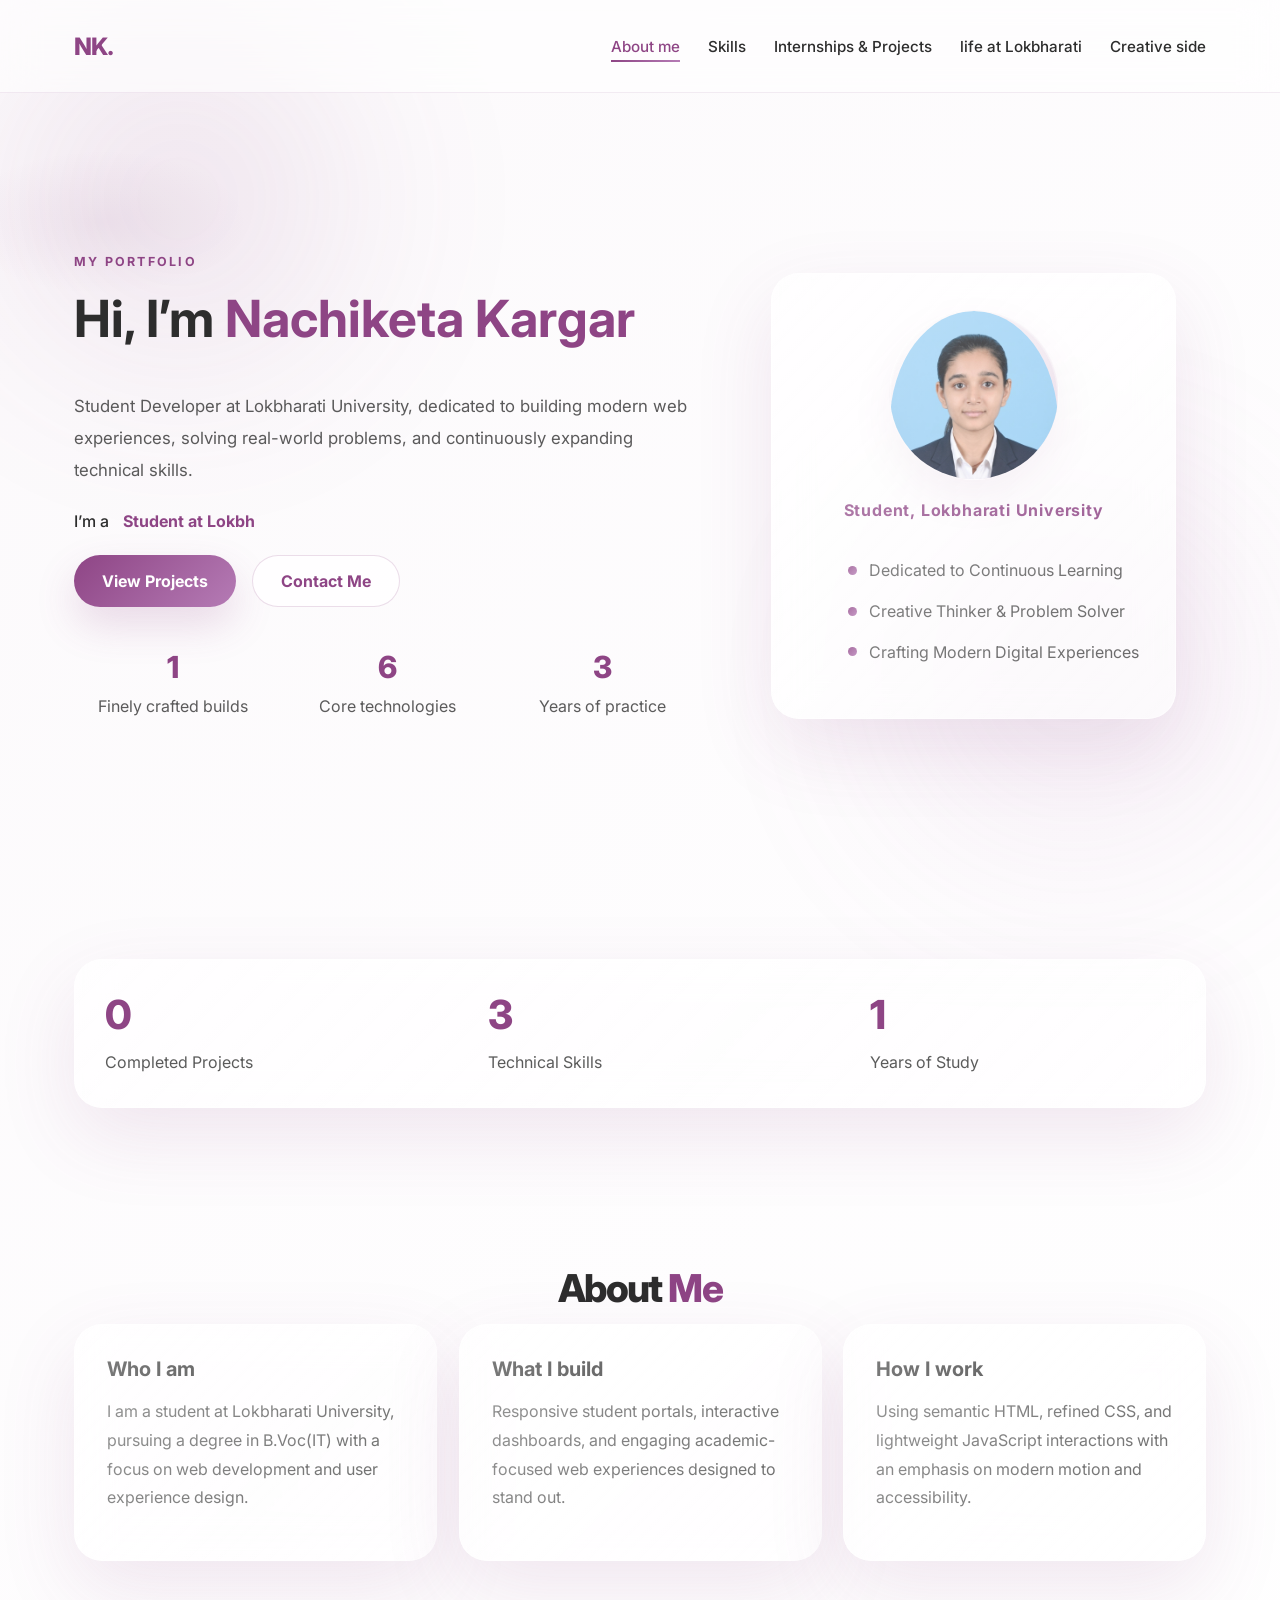
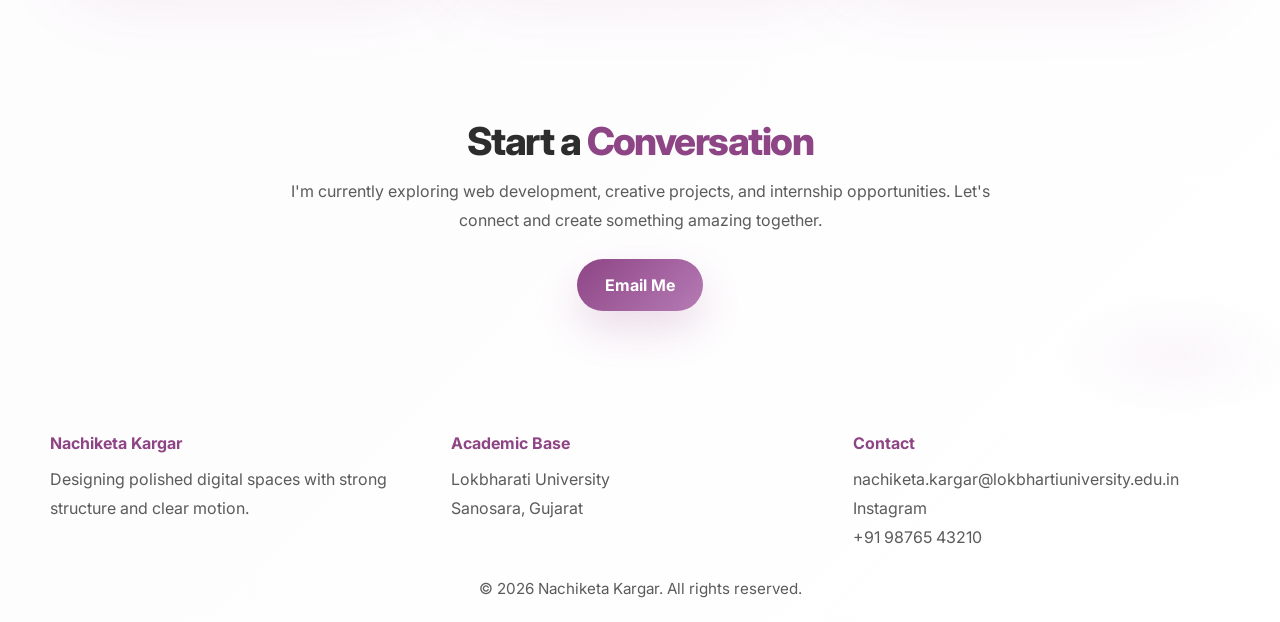
<file: index.html>
﻿<!DOCTYPE html>
<html lang="en">
<head>
    <meta charset="UTF-8">
    <meta name="viewport" content="width=device-width, initial-scale=1.0">
    <title>About | Nachiketa Kargar</title>
    <meta name="description" content="Premium about page for student portfolio of Nachiketa Kargar. Modern glassmorphism design and professional introduction.">
    <link rel="stylesheet" href="styles.css">
    <link rel="preconnect" href="https://fonts.googleapis.com">
    <link rel="preconnect" href="https://fonts.gstatic.com" crossorigin>
    <link href="https://fonts.googleapis.com/css2?family=Inter:wght@300;400;500;600;700;800&display=swap" rel="stylesheet">
</head>
<body>
    <div class="scroll-progress"></div>
    <div class="bg-shapes">
        <div class="shape shape-1"></div>
        <div class="shape shape-2"></div>
    </div>

    <nav class="navbar">
        <div class="nav-container">
            <a href="about.html" class="logo">NK.</a>
            <div class="hamburger">
                <span></span>
                <span></span>
                <span></span>
            </div>
            <ul class="nav-links">
                <li><a href="index.html" class="active">About me</a></li>
                <li><a href="skills.html">Skills</a></li>
                <li><a href="projects.html">Internships & Projects</a></li>
                <li><a href="university.html">life at Lokbharati</a></li>
                <li><a href="creative.html">Creative side</a></li>
            </ul>
        </div>
    </nav>

    <main>
        <section class="hero-layout reveal fade-left">
            <div class="hero-text">
                <span class="eyebrow">my Portfolio</span>
                <h1>Hi, I’m <span>Nachiketa Kargar</span></h1>
                <p class="hero-subtitle">Student Developer at Lokbharati University, dedicated to building modern web experiences, solving real-world problems, and continuously expanding technical skills.</p>
                <div class="hero-typing">I’m a <span class="typing-text"></span></div>
                <div class="hero-cta">
                    <a href="projects.html" class="btn btn-primary">View Projects</a>
                    <a href="#contact" class="btn btn-secondary">Contact Me</a>
                </div>
                <div class="hero-stats">
                    <div class="hero-stat">
                        <span>1</span>
                        <span>Finely crafted builds</span>
                    </div>
                    <div class="hero-stat">
                        <span>6</span>
                        <span>Core technologies</span>
                    </div>
                    <div class="hero-stat">
                        <span>3</span>
                        <span>Years of practice</span>
                    </div>
                </div>
            </div>
            <div class="hero-image-container reveal zoom-in">
                <div class="glass-card profile-card tilt-card">
                    <div class="profile-photo">
                        <img src="image/me.jpeg" alt="Nachiketa Kargar">
                    </div>
                    <div class="profile-meta">Student, Lokbharati University</div>
                    <ul class="profile-highlights">
                        <li>Dedicated to Continuous Learning</li>
                        <li>Creative Thinker & Problem Solver</li>
                        <li>Crafting Modern Digital Experiences</li>
                    </ul>
                </div>
            </div>
        </section>

        <section class="section-block reveal">
            <div class="glass-card stats-grid">
                <div class="stat-item card-content">
                    <span class="stat-number counter-trigger" data-target="1">0</span>
                    <span class="stat-label">Completed Projects</span>
                </div>
                <div class="stat-item card-content">
                    <span class="stat-number counter-trigger" data-target="6">0</span>
                    <span class="stat-label">Technical Skills</span>
                </div>
                <div class="stat-item card-content">
                    <span class="stat-number counter-trigger" data-target="3">0</span>
                    <span class="stat-label">Years of Study</span>
                </div>
            </div>
        </section>

        <section class="section-block reveal">
            <h2 class="section-title">About <span>Me</span></h2>
            <div class="info-grid">
                <article class="glass-card info-card tilt-card">
                    <h3>Who I am</h3>
                    <p>I am a student at Lokbharati University, pursuing a degree in B.Voc(IT) with a focus on web development and user experience design.</p>
                </article>
                <article class="glass-card info-card tilt-card">
                    <h3>What I build</h3>
                    <p>Responsive student portals, interactive dashboards, and engaging academic-focused web experiences designed to stand out.</p>
                </article>
                <article class="glass-card info-card tilt-card">
                    <h3>How I work</h3>
                    <p>Using semantic HTML, refined CSS, and lightweight JavaScript interactions with an emphasis on modern motion and accessibility.</p>
                </article>
            </div>
        </section>

        <section id="contact" class="section-block reveal contact-section">
            <h2 class="section-title">Start a <span>Conversation</span></h2>
            <p>I'm currently exploring web development, creative projects, and internship opportunities. Let's connect and create something amazing together.</p>
            <a href="mailto:nachiketa.kargar@lokbhartiuniversity.edu.in" class="btn btn-primary">Email Me</a>
        </section>
    </main>

    <footer class="footer">
        <div class="footer-container">
            <div class="footer-block">
                <h4>Nachiketa Kargar</h4>
                <p>Designing polished digital spaces with strong structure and clear motion.</p>
            </div>
            <div class="footer-block">
                <h4>Academic Base</h4>
                <p>Lokbharati University</p>
                <p>Sanosara, Gujarat</p>
            </div>
            <div class="footer-block">
                <h4>Contact</h4>
                <a href="mailto:nachiketa.kargar@lokbhartiuniversity.edu.in">nachiketa.kargar@lokbhartiuniversity.edu.in</a>
                <a href="https://www.instagram.com/nachu6563/" target="_blank">Instagram</a>
                <p>+91 98765 43210</p>
            </div>
        </div>
        <div class="footer-bottom">&copy; 2026 Nachiketa Kargar. All rights reserved.</div>
    </footer>

    <script src="script.js"></script>
</body>
</html>
</file>
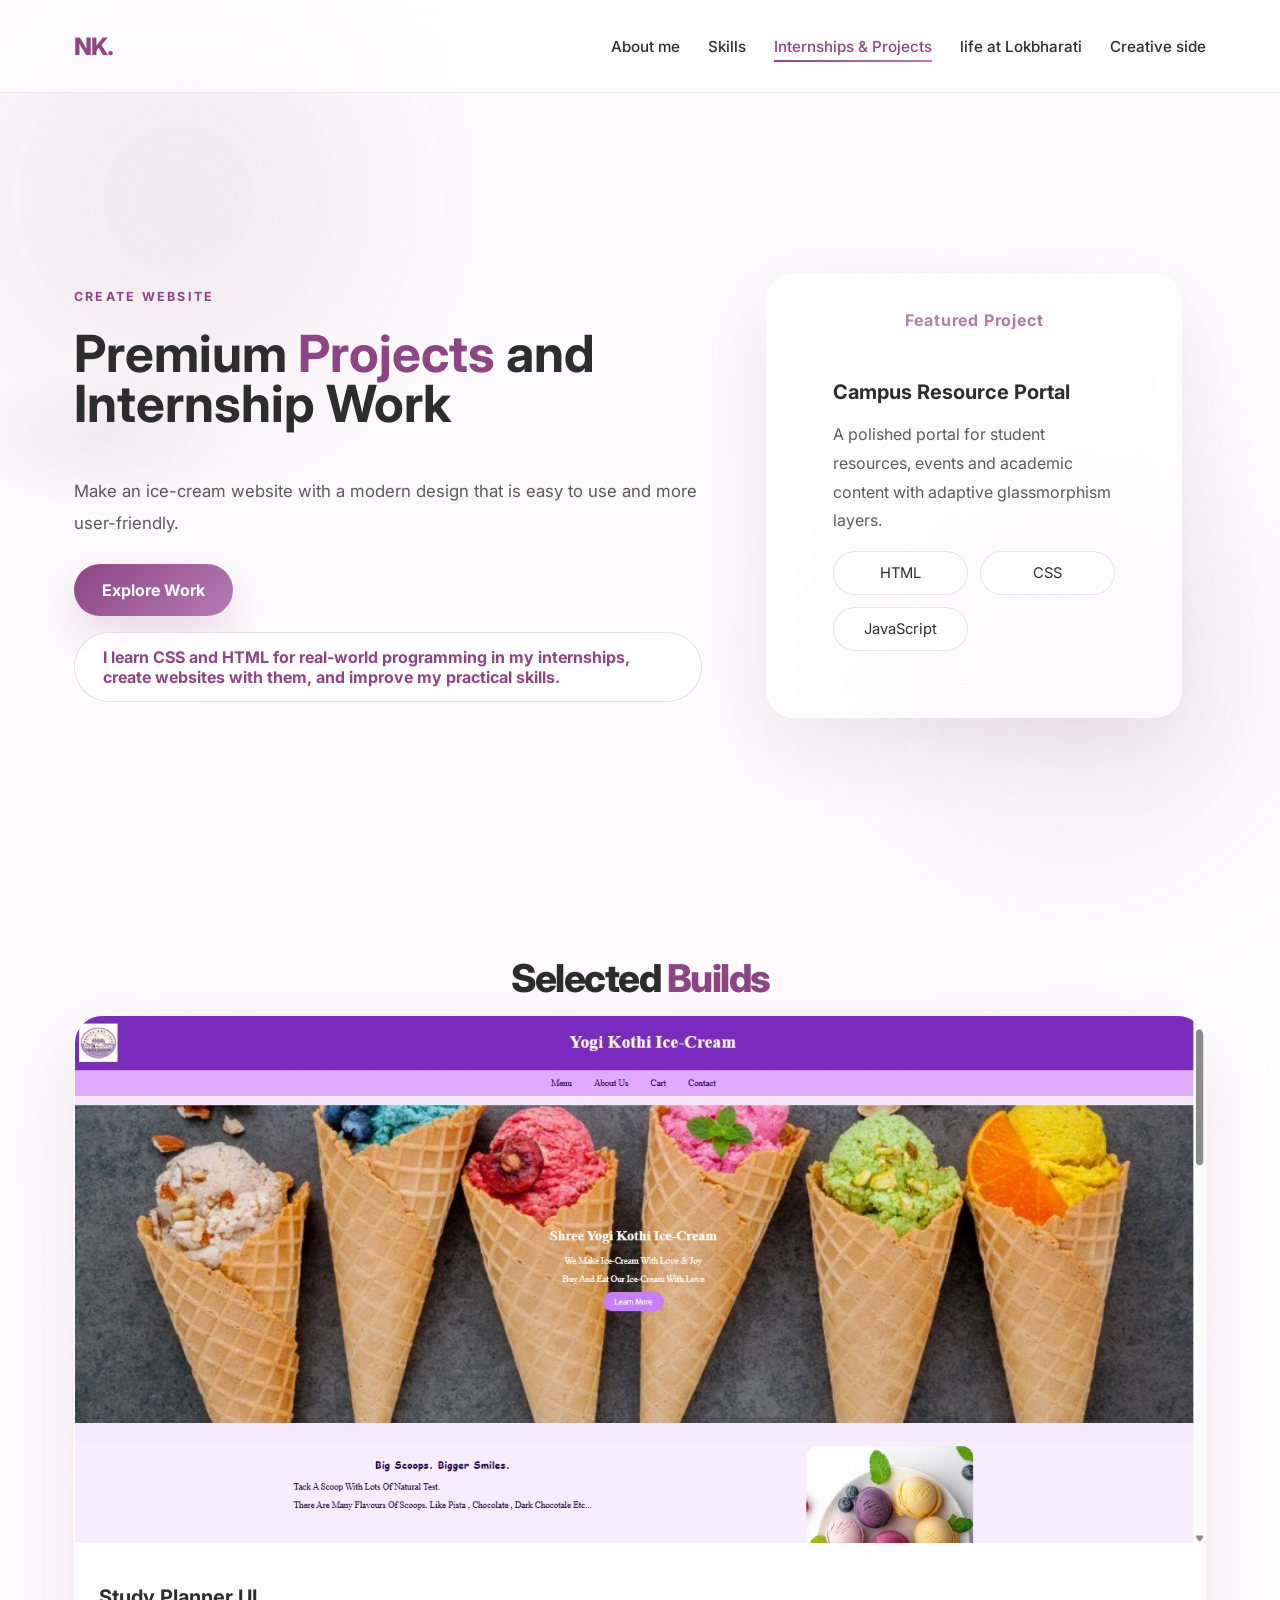
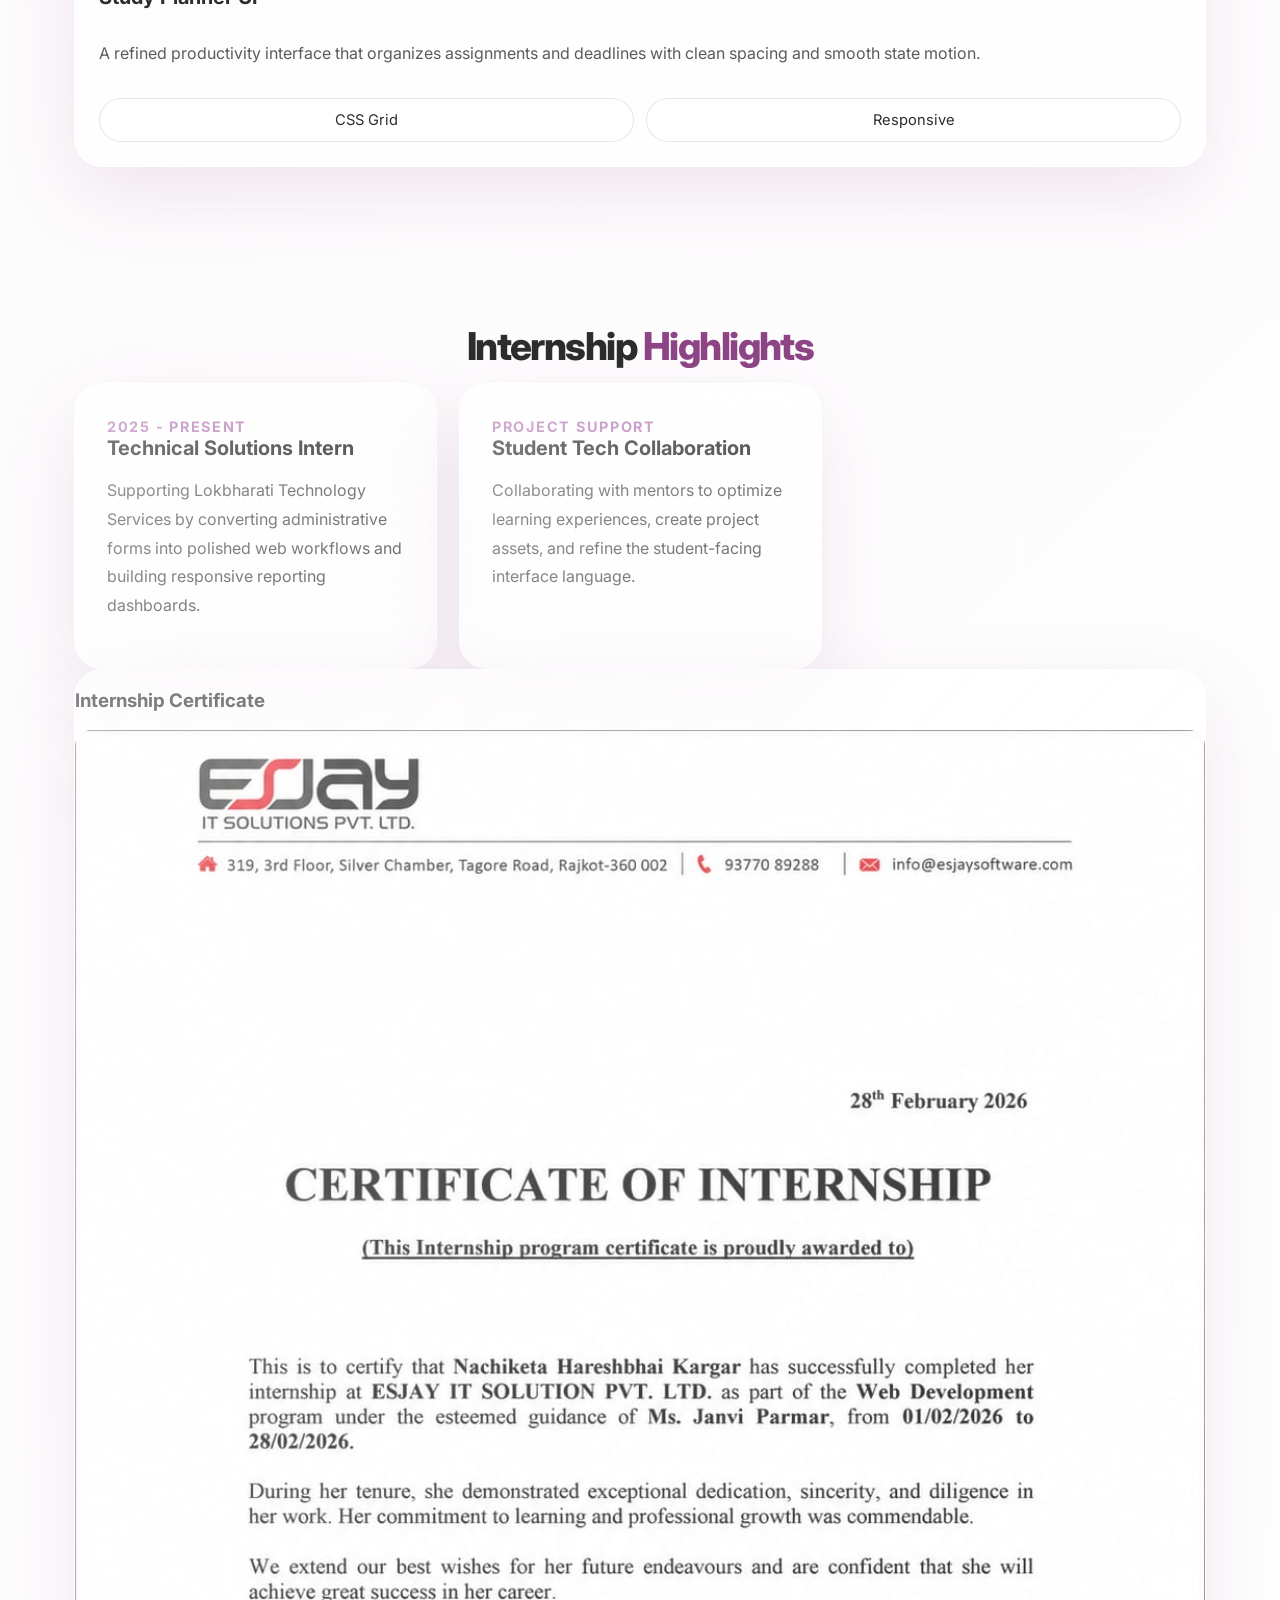
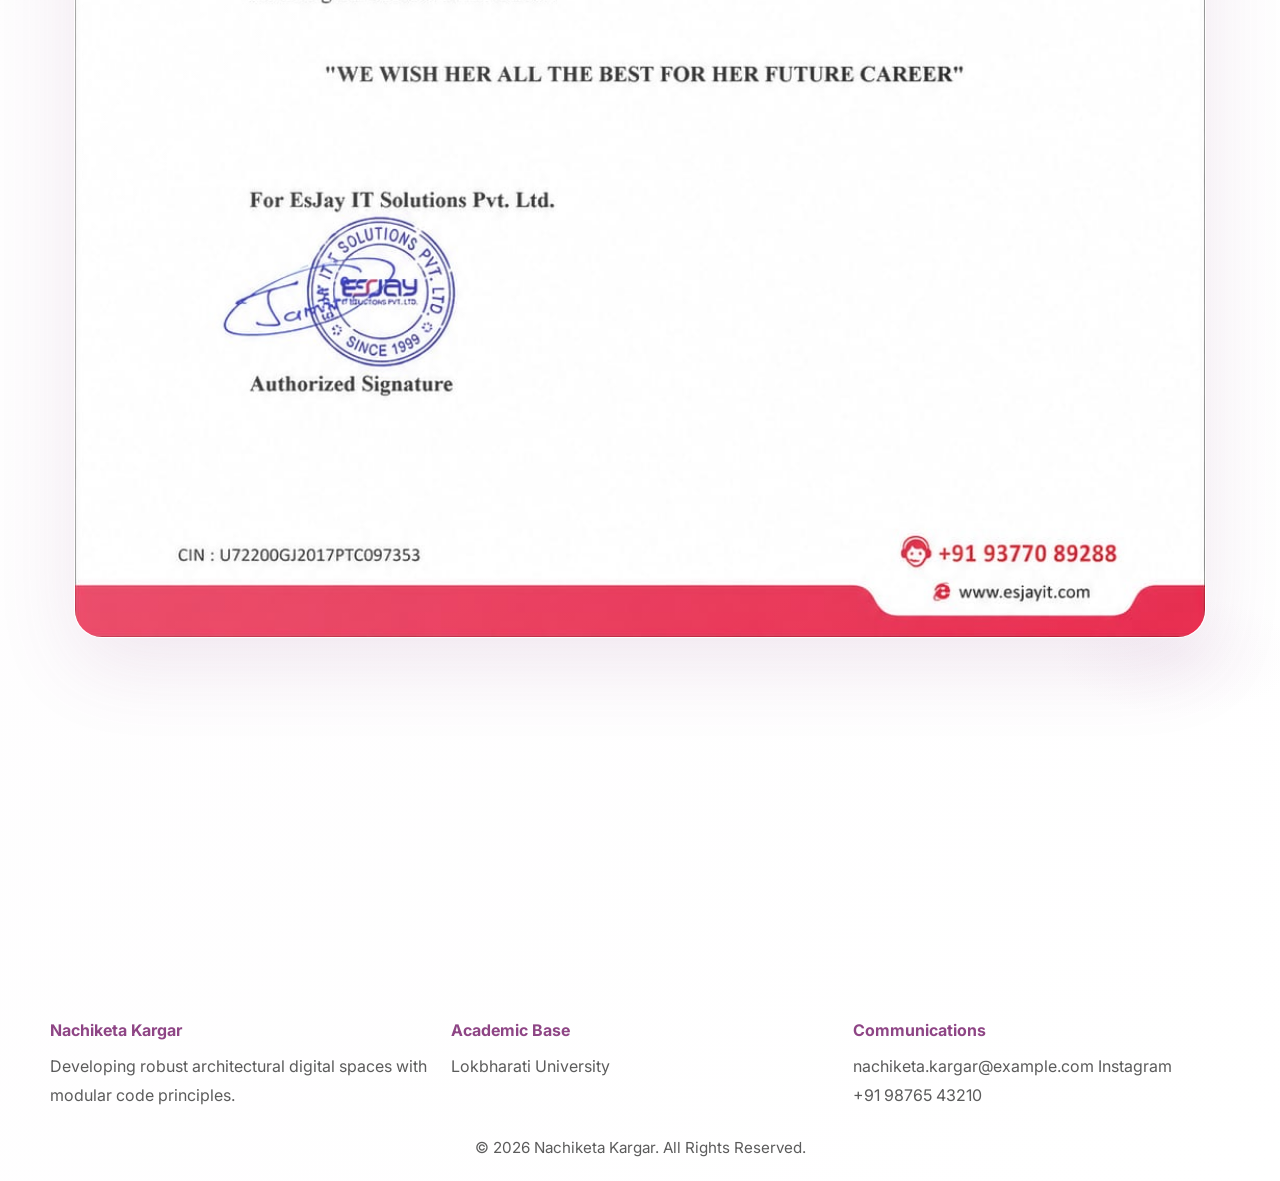
<file: projects.html>
﻿<!DOCTYPE html>
<html lang="en">
<head>
    <meta charset="UTF-8">
    <meta name="viewport" content="width=device-width, initial-scale=1.0">
    <title>Projects & Internships | Nachiketa Kargar</title>
    <meta name="description" content="Professional project showcase and internship experiences for student portfolio by Nachiketa Kargar.">
    <link rel="stylesheet" href="styles.css">
    <link rel="preconnect" href="https://fonts.googleapis.com">
    <link rel="preconnect" href="https://fonts.gstatic.com" crossorigin>
    <link href="https://fonts.googleapis.com/css2?family=Inter:wght@300;400;500;600;700;800&display=swap" rel="stylesheet">
</head>
<body>
    <div class="scroll-progress"></div>
    <div class="bg-shapes">
        <div class="shape shape-1"></div>
        <div class="shape shape-2"></div>
    </div>

    <nav class="navbar">
        <div class="nav-container">
            <a href="about.html" class="logo">NK.</a>
            <div class="hamburger">
                <span></span>
                <span></span>
                <span></span>
            </div>
            <ul class="nav-links">
                <li><a href="index.html">About me</a></li>
                <li><a href="skills.html">Skills</a></li>
                <li><a href="projects.html" class="active"> Internships & Projects</a></li>
                <li><a href="university.html">life at Lokbharati</a></li>
                <li><a href="creative.html">Creative side</a></li>
            </ul>
        </div>
    </nav>

    <main>
        <section class="hero-layout reveal fade-left">
            <div class="hero-text">
                <span class="eyebrow">Create Website</span>
                <h1>Premium <span>Projects</span> and Internship Work</h1>
                <p class="hero-subtitle">Make an ice-cream website with a modern design that is easy to use and more user-friendly.</p>

                <div class="hero-cta">
                    <a href="#projects" class="btn btn-primary">Explore Work</a>
                    <a href="#internships" class="btn btn-secondary">I learn CSS and HTML for real-world programming in my internships, create websites with them, and improve my practical skills.</a>
                </div>
            </div>
            <div class="hero-image-container reveal zoom-in">
                <div class="glass-card tilt-card profile-card">
                    <div class="profile-meta" style="text-align:center;">Featured Project</div>
                    <div class="card-content">
                        <h3 class="project-name">Campus Resource Portal</h3>
                        <p class="project-description">A polished portal for student resources, events and academic content with adaptive glassmorphism layers.</p>
                        <div class="project-tags">
                            <span class="tech-chip">HTML</span>
                            <span class="tech-chip">CSS</span>
                            <span class="tech-chip">JavaScript</span>
                        </div>
                    </div>
                </div>
            </div>
        </section>

        <section id="projects" class="section-block reveal">
            <h2 class="section-title">Selected <span>Builds</span></h2>
            <div class="project-grid">
                <article class="glass-card project-card tilt-card">
                    <div class="project-visual">
                        <img src="image/myproject.jpeg" alt="Study Planner UI Project">
                    </div>
                    <div class="card-content">
                        <h3 class="project-name">Study Planner UI</h3>
                        <p class="project-description">A refined productivity interface that organizes assignments and deadlines with clean spacing and smooth state motion.</p>
                        <div class="project-tags">
                            <span class="tech-chip">CSS Grid</span>
                            <span class="tech-chip">Responsive</span>
                        </div>
                    </div>
                </article>
               <!-- <article class="glass-card project-card tilt-card">
                    <div class="project-visual"></div>
                    <div class="card-content">
                        <h3 class="project-name">Analytics Dashboard</h3>
                        <p class="project-description">A modern dashboard built for campus metrics, featuring animated counters and professional information hierarchy.</p>
                        <div class="project-tags">
                            <span class="tech-chip">JavaScript</span>
                            <span class="tech-chip">UI/UX</span>
                        </div>
                    </div>
                </article>-->
               <!-- <article class="glass-card project-card tilt-card">
                    <div class="project-visual"></div>
                    <div class="card-content">
                        <h3 class="project-name">Placement Prep Kit</h3>
                        <p class="project-description">An interactive student toolkit for interview preparation, concept review and portfolio readiness.</p>
                        <div class="project-tags">
                            <span class="tech-chip">Micro UX</span>
                            <span class="tech-chip">Accessible</span>
                        </div>
                    </div>
                </article>-->
            </div>
        </section>

        <section id="internships" class="section-block reveal">
            <h2 class="section-title">Internship <span>Highlights</span></h2>
            <div class="info-grid">
                <div class="glass-card info-card tilt-card">
                    <span class="timeline-year">2025 - Present</span>
                    <h3>Technical Solutions Intern</h3>
                    <p>Supporting Lokbharati Technology Services by converting administrative forms into polished web workflows and building responsive reporting dashboards.</p>
                </div>
                <div class="glass-card info-card tilt-card">
                    <span class="timeline-year">Project Support</span>
                    <h3>Student Tech Collaboration</h3>
                    <p>Collaborating with mentors to optimize learning experiences, create project assets, and refine the student-facing interface language.</p>
                </div>
            </div>
            <div class="certificate-card glass-card tilt-card">
                <h3>Internship Certificate</h3>
                <img src="image/certificate.jpeg" alt="Internship Certificate" style="width:100%; height:auto; border-radius: 16px; object-fit: cover;" />
            </div>
        </section>

        <section class="section-block reveal">
            <h2 class="section-title">Technology <span>Stack</span></h2>
            <div class="stack-grid">
                <span class="tech-chip">HTML5</span>
                <span class="tech-chip">CSS3</span>
                <span class="tech-chip">JavaScript</span>
                <span class="tech-chip">Python</span>
                <span class="tech-chip">C++</span>
                <span class="tech-chip">DBMS</span>
            </div>
        </section>
    </main>

    <footer class="footer">
        <div class="footer-container">
            <div class="footer-block">
                <h4>Nachiketa Kargar</h4>
                <p>Developing robust architectural digital spaces with modular code principles.</p>
            </div>
            <div class="footer-block">
                <h4>Academic Base</h4>
                <p>Lokbharati University</p>
            </div>
            <div class="footer-block">
                <h4>Communications</h4>
                <a href="mailto:nachiketa.kargar@example.com">nachiketa.kargar@example.com</a>
                <a href="https://www.instagram.com/nachu6563/" target="_blank">Instagram</a>
                <p>+91 98765 43210</p>
            </div>
        </div>
        <div class="footer-bottom">&copy; 2026 Nachiketa Kargar. All Rights Reserved.</div>
    </footer>

    <script src="script.js"></script>
</body>
</html>
</file>
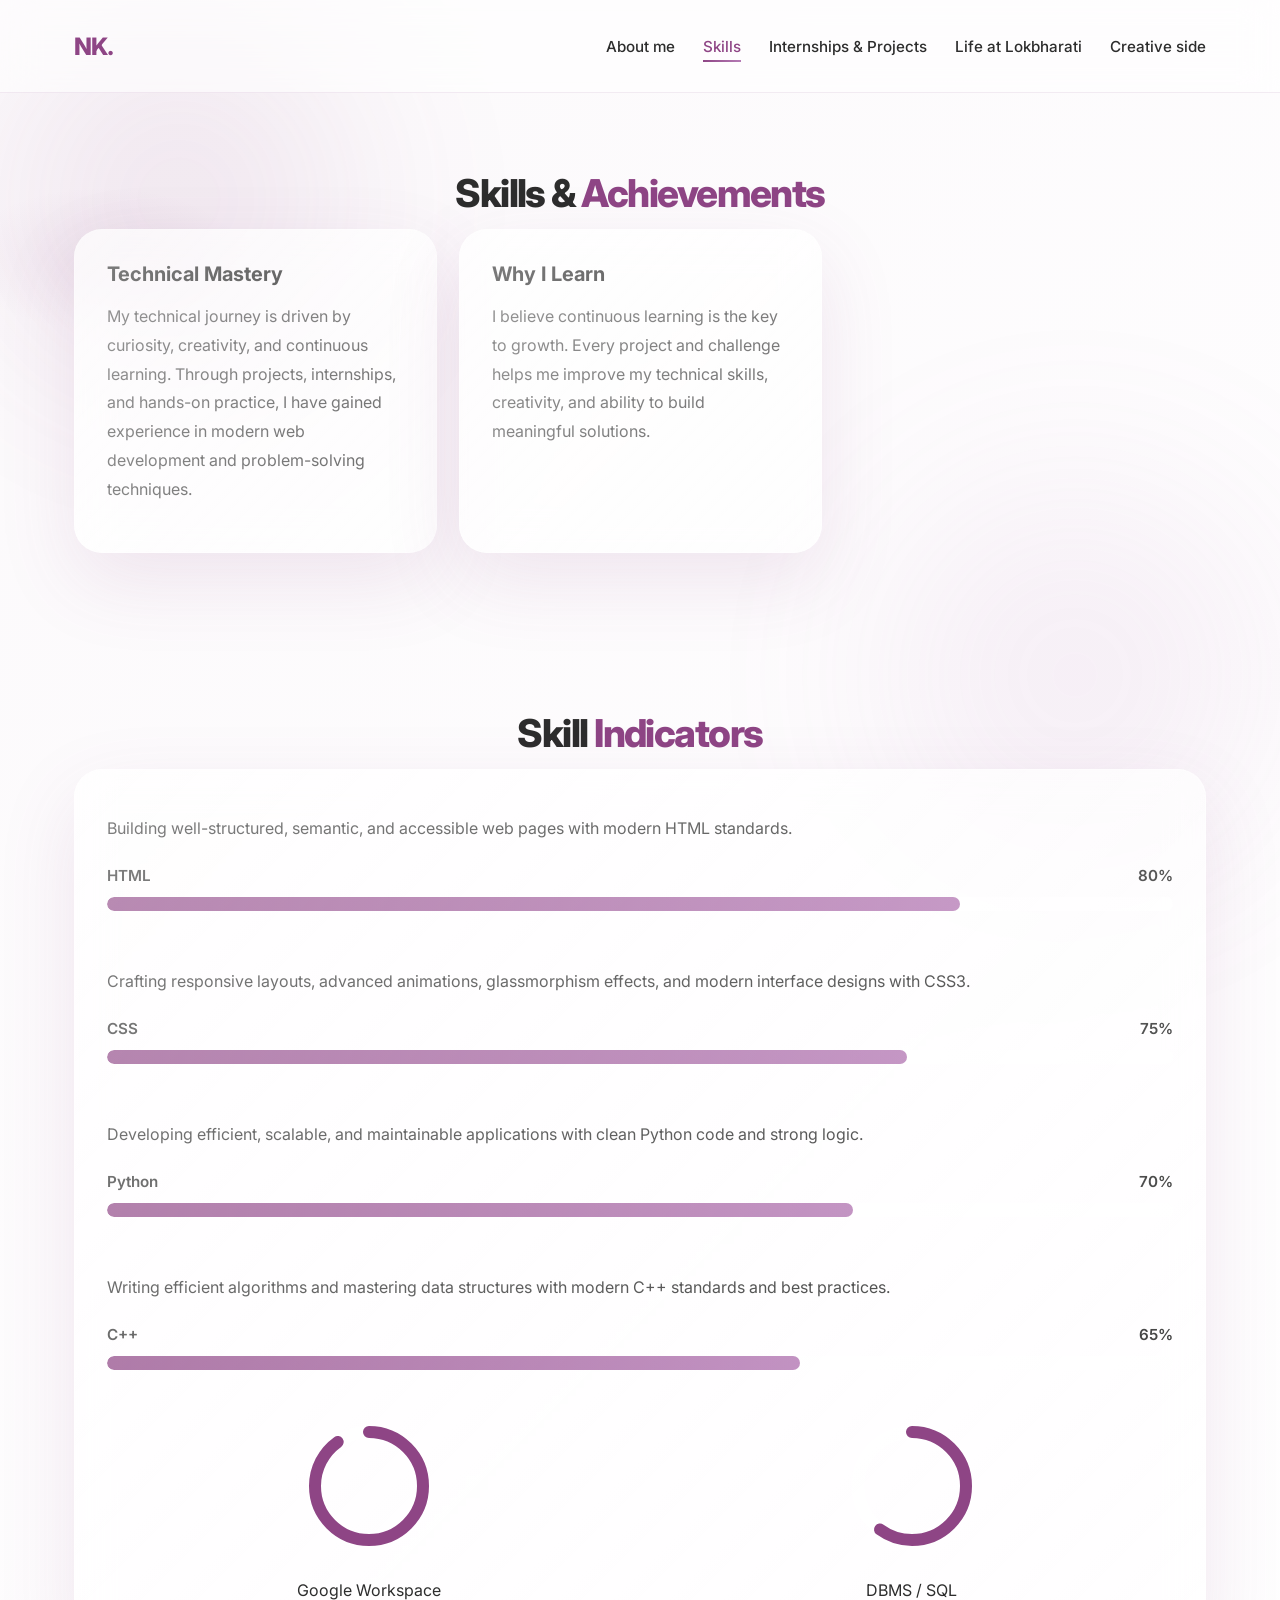
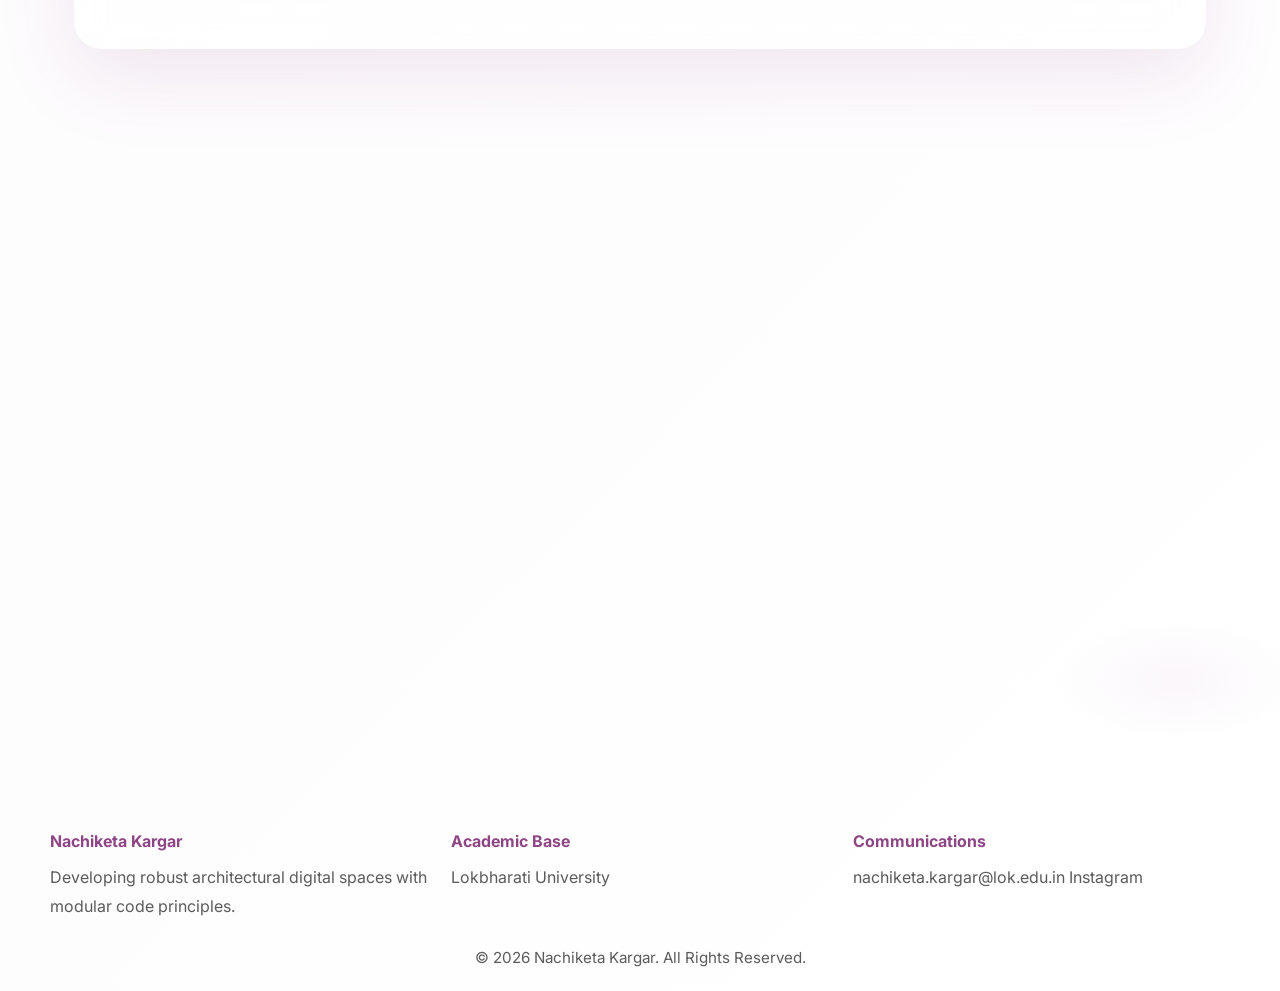
<file: skills.html>
﻿<!DOCTYPE html>
<html lang="en">
<head>
    <meta charset="UTF-8">
    <meta name="viewport" content="width=device-width, initial-scale=1.0">
    <title>Skills & Achievements | Nachiketa Kargar</title>
    <meta name="description" content="Skills and achievement showcase for Nachiketa Kargar, including animated progress bars and circular skill indicators.">
    <link rel="stylesheet" href="styles.css">
    <link rel="preconnect" href="https://fonts.googleapis.com">
    <link rel="preconnect" href="https://fonts.gstatic.com" crossorigin>
    <link href="https://fonts.googleapis.com/css2?family=Inter:wght@300;400;500;600;700;800&display=swap" rel="stylesheet">
</head>
<body>
    <div class="scroll-progress"></div>
    <div class="bg-shapes">
        <div class="shape shape-1"></div>
        <div class="shape shape-2"></div>
    </div>

    <nav class="navbar">
        <div class="nav-container">
            <a href="about.html" class="logo">NK.</a>
            <div class="hamburger">
                <span></span>
                <span></span>
                <span></span>
            </div>
            <ul class="nav-links">
                <li><a href="index.html">About me</a></li>
                <li><a href="skills.html" class="active">Skills</a></li>
                <li><a href="projects.html">Internships & Projects</a></li>
                <li><a href="university.html">Life at Lokbharati</a></li>
                <li><a href="creative.html">Creative side</a></li>
            </ul>
        </div>
    </nav>

    <main>
        <section class="section-block reveal">
            <h2 class="section-title">Skills & <span>Achievements</span></h2>
            <div class="info-grid">
                <div class="glass-card info-card tilt-card">
                    <h3>Technical Mastery</h3>
                    <p>My technical journey is driven by curiosity, creativity, and continuous learning. Through projects, internships, and hands-on practice, I have gained experience in modern web development and problem-solving techniques.</p>
                </div>
                <div class="glass-card info-card tilt-card">
                    <h3>Why I Learn</h3>
                    <p>I believe continuous learning is the key to growth. Every project and challenge helps me improve my technical skills, creativity, and ability to build meaningful solutions.</p>
                </div>
            </div>
        </section>

        <section class="section-block reveal">
            <h2 class="section-title">Skill <span>Indicators</span></h2>
            <div class="glass-card" style="padding:32px;">
                <div style="display: grid; gap: 24px;">
                    <div class="skill-bar-wrapper">
                        <p>Building well-structured, semantic, and accessible web pages with modern HTML standards.</p>
                        <div class="skill-info"><span>HTML</span><span>80%</span></div>
                        <div class="skill-progress-bg"><div class="skill-progress-fill" data-percentage="80"></div></div>
                    </div>
                    <div class="skill-bar-wrapper">
                        <p>Crafting responsive layouts, advanced animations, glassmorphism effects, and modern interface designs with CSS3.</p>
                        <div class="skill-info"><span>CSS</span><span>75%</span></div>
                        <div class="skill-progress-bg"><div class="skill-progress-fill" data-percentage="75"></div></div>
                    </div>
                    <div class="skill-bar-wrapper">
                        <p>Developing efficient, scalable, and maintainable applications with clean Python code and strong logic.</p>
                        <div class="skill-info"><span>Python</span><span>70%</span></div>
                        <div class="skill-progress-bg"><div class="skill-progress-fill" data-percentage="70"></div></div>
                    </div>
                    <div class="skill-bar-wrapper">
                        <p>Writing efficient algorithms and mastering data structures with modern C++ standards and best practices.</p>
                        <div class="skill-info"><span>C++</span><span>65%</span></div>
                        <div class="skill-progress-bg"><div class="skill-progress-fill" data-percentage="65"></div></div>
                    </div>
                    <div style="display: grid; grid-template-columns: repeat(auto-fit, minmax(150px, 1fr)); gap: 20px; margin-top: 12px;">
                        <div class="circle-skill tilt-card">
                            <svg class="circle-svg">
                                <circle class="circle-bg" cx="60" cy="60" r="54"></circle>
                                <circle class="circle-fill" cx="60" cy="60" r="54" data-percentage="90"></circle>
                                <text class="circle-text" x="50%" y="55%" text-anchor="middle">90%</text>
                            </svg>
                            <p>Google Workspace</p>
                        </div>
                        <div class="circle-skill tilt-card">
                            <svg class="circle-svg">
                                <circle class="circle-bg" cx="60" cy="60" r="54"></circle>
                                <circle class="circle-fill" cx="60" cy="60" r="54" data-percentage="60"></circle>
                                <text class="circle-text" x="50%" y="55%" text-anchor="middle">60%</text>
                            </svg>
                            <p>DBMS / SQL</p>
                        </div>
                    </div>
                </div>
            </div>
        </section>

        <section class="section-block reveal">
            <h2 class="section-title">Achievement <span>Cards</span></h2>
            <div class="achievement-grid">
                <article class="glass-card achievement-card tilt-card">
                    <h3>Internship Experience</h3>
                    <p>Practical industry exposure: applied web development skills in real-world internship projects.</p>
                </article>
                <article class="glass-card achievement-card tilt-card">
                    <h3>Creative Skills</h3>
                    <p>Creative design enthusiast combining design principles with coding to create engaging user experiences.</p>
                </article>
            </div>
        </section>

        <section class="section-block reveal">
            <h2 class="section-title">Currently <span>Learning</span></h2>
            <div class="currently-learning">
                <span>software engineering principles</span>
                <span>Object-oriented programming using C++</span>
                <span>Full-Stack Web Architectures</span>
                <span>Performance-focused architecture</span>
            </div>
        </section>
    </main>

    <footer class="footer">
        <div class="footer-container">
            <div class="footer-block">
                <h4>Nachiketa Kargar</h4>
                <p>Developing robust architectural digital spaces with modular code principles.</p>
            </div>
            <div class="footer-block">
                <h4>Academic Base</h4>
                <p>Lokbharati University</p>
            </div>
            <div class="footer-block">
                <h4>Communications</h4>
                <a href="mailto:nachiketa.kargar@lok.edu.in">nachiketa.kargar@lok.edu.in</a>
                <a href="https://www.instagram.com/nachu6563/" target="_blank">Instagram</a>
            </div>
        </div>
        <div class="footer-bottom">&copy; 2026 Nachiketa Kargar. All Rights Reserved.</div>
    </footer>

    <script src="script.js"></script>
</body>
</html>
</file>
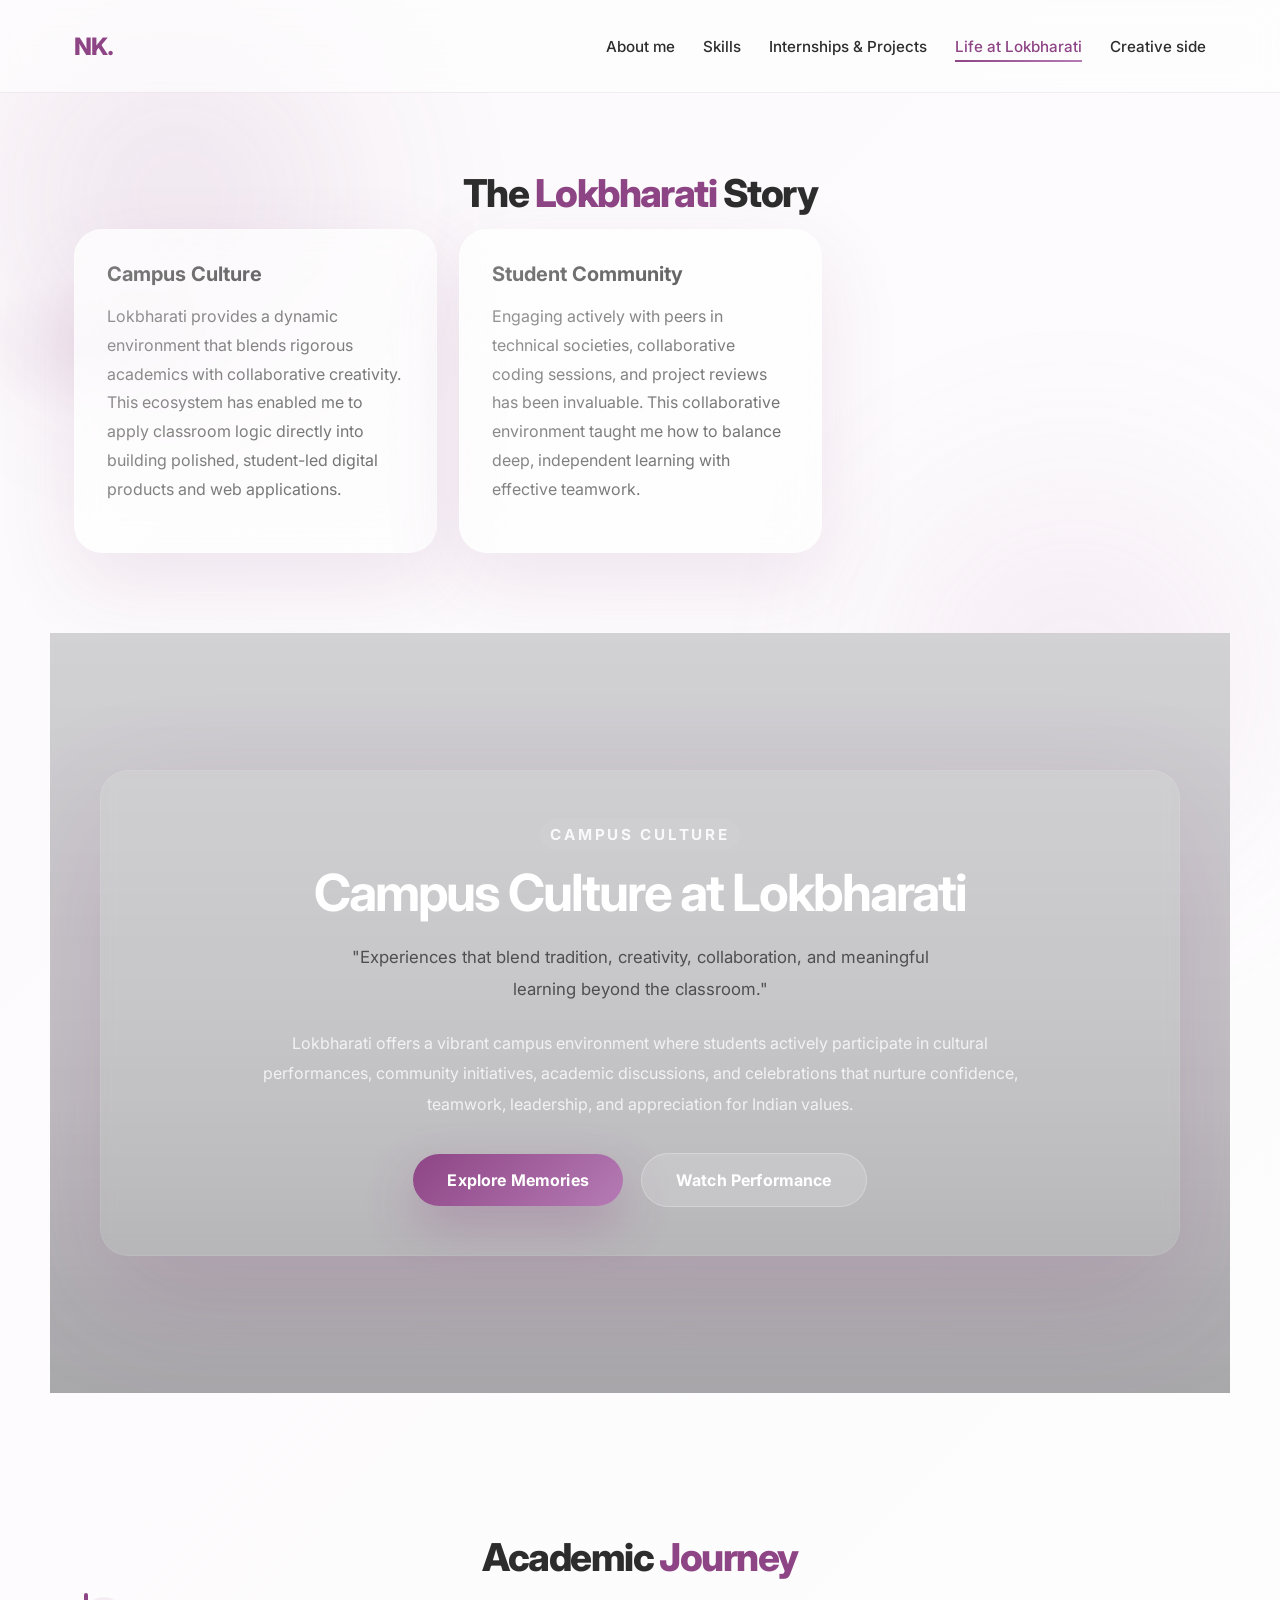
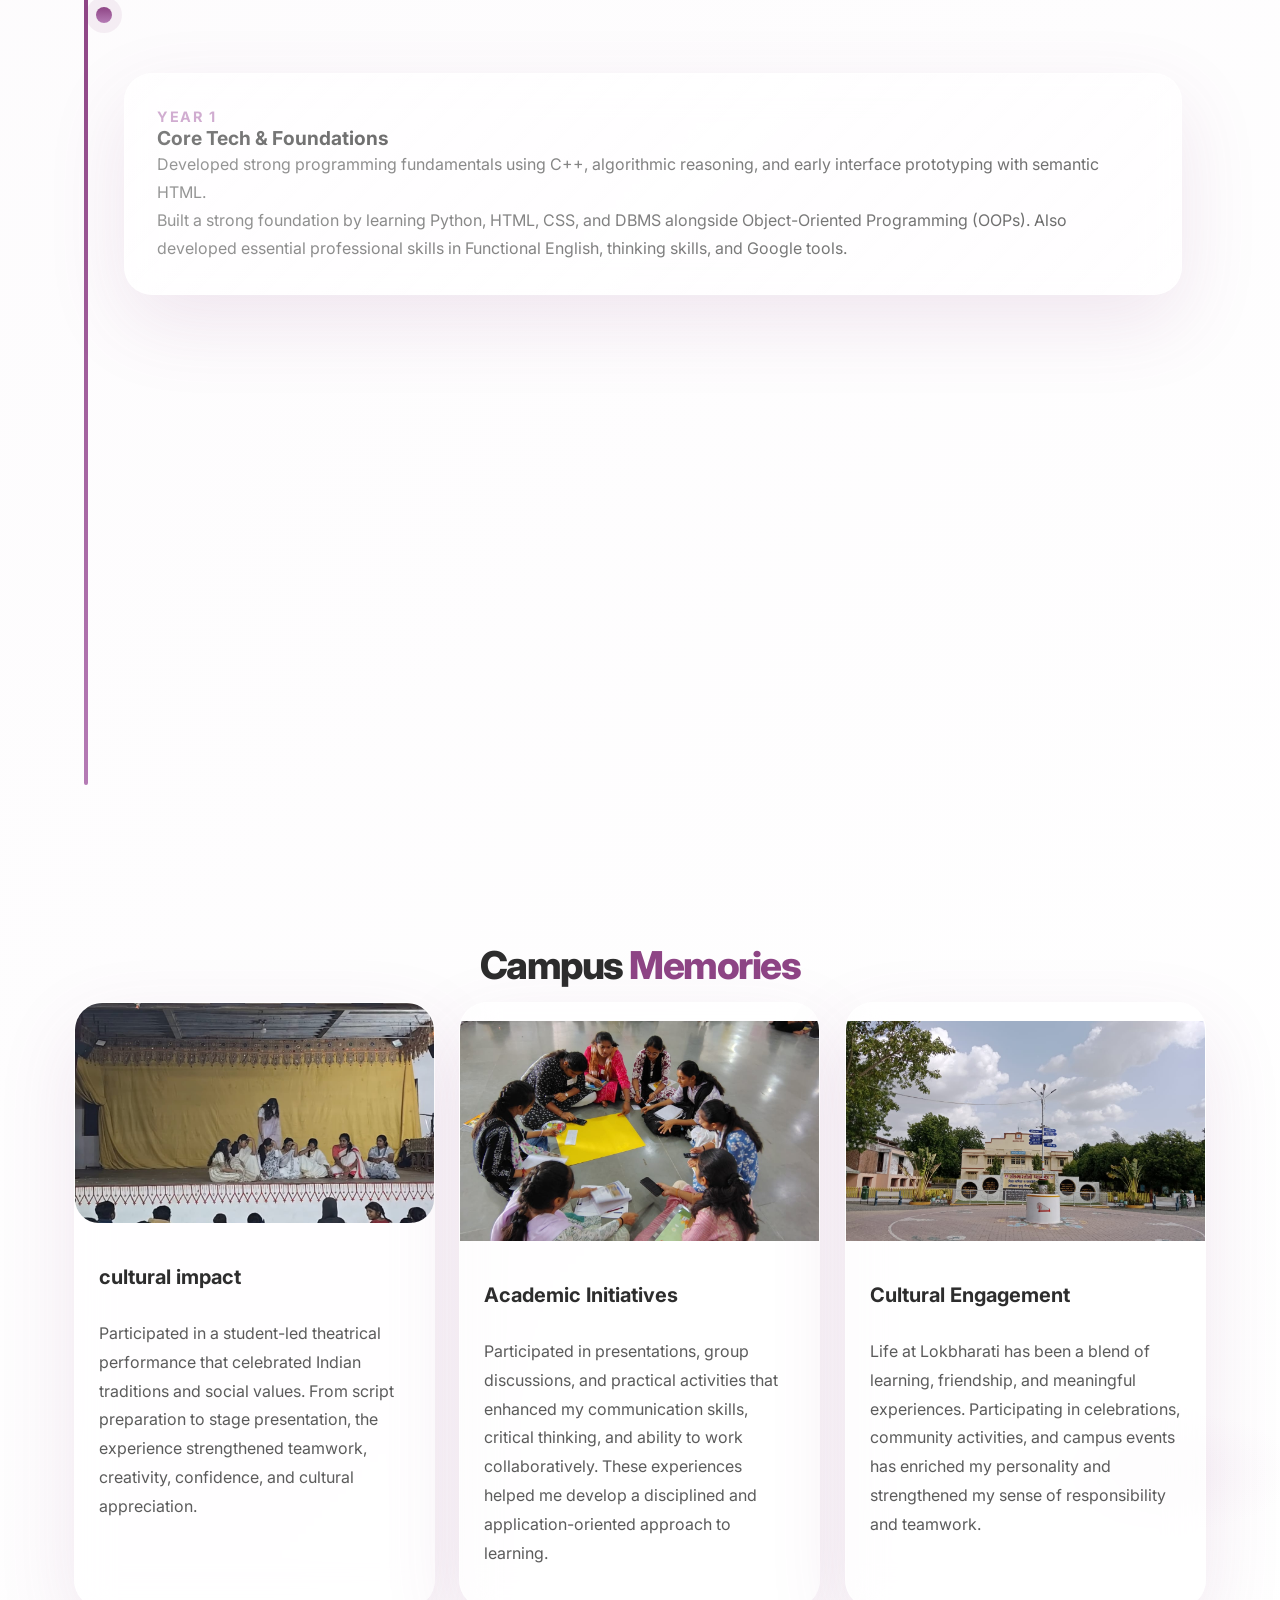
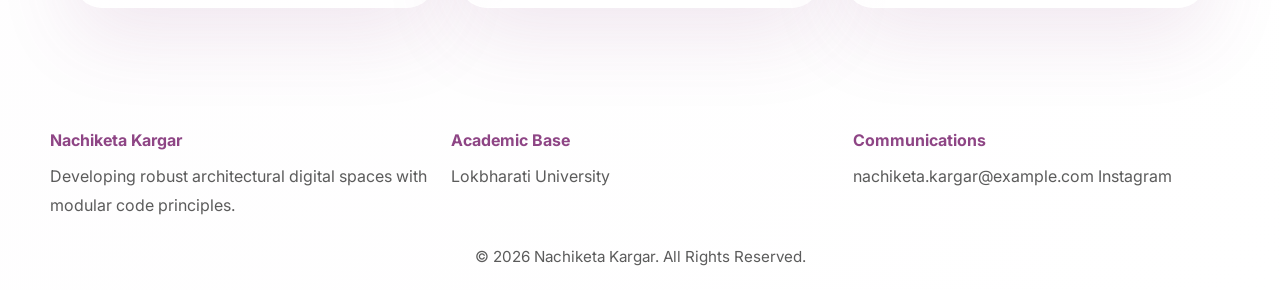
<file: university.html>
﻿<!DOCTYPE html>
<html lang="en">
<head>
    <meta charset="UTF-8">
    <meta name="viewport" content="width=device-width, initial-scale=1.0">
    <title>Life at Lokbharati | Nachiketa Kargar</title>
    <meta name="description" content="Life at Lokbharati University page for Nachiketa Kargar with campus experience, timeline, and student activities.">
    <link rel="stylesheet" href="styles.css">
    <link rel="preconnect" href="https://fonts.googleapis.com">
    <link rel="preconnect" href="https://fonts.gstatic.com" crossorigin>
    <link href="https://fonts.googleapis.com/css2?family=Inter:wght@300;400;500;600;700;800&display=swap" rel="stylesheet">
</head>
<body>
    <div class="scroll-progress"></div>
    <div class="bg-shapes">
        <div class="shape shape-1"></div>
        <div class="shape shape-2"></div>
    </div>

    <nav class="navbar">
        <div class="nav-container">
            <a href="about.html" class="logo">NK.</a>
            <div class="hamburger">
                <span></span>
                <span></span>
                <span></span>
            </div>
            <ul class="nav-links">
                <li><a href="index.html">About me</a></li>
                <li><a href="skills.html">Skills</a></li>
                <li><a href="projects.html">Internships & Projects</a></li>
                <li><a href="university.html" class="active">Life at Lokbharati</a></li>
                <li><a href="creative.html">Creative side</a></li>
            </ul>
        </div>
    </nav>

    <main>
        <section class="section-block reveal">
            <h2 class="section-title">The <span>Lokbharati</span> Story</h2>
            <div class="info-grid">
                <div class="glass-card info-card tilt-card">
                    <h3>Campus Culture</h3>
                    <p>Lokbharati provides a dynamic environment that blends rigorous academics with collaborative creativity. This ecosystem has enabled me to apply classroom logic directly into building polished, student-led digital products and web applications.</p>
                </div>
                <div class="glass-card info-card tilt-card">
                    <h3>Student Community</h3>
                    <p>Engaging actively with peers in technical societies, collaborative coding sessions, and project reviews has been invaluable. This collaborative environment taught me how to balance deep, independent learning with effective teamwork.</p>
                </div>
            </div>
        </section>

        <section class="campus-hero reveal">
            <div class="hero-video-wrap">
                <iframe
                src="https://youtu.be/iCiSkcVqZZA?autoplay=1&mute=1&loop=1&playlist=ndKW585t_-Q&controls=0&rel=0&showinfo=0"
                title="Campus Culture Video"
                frameborder="0"
                allow="autoplay; encrypted-media"
                allowfullscreen>
             </iframe>
            </div>
            <div class="campus-hero-overlay"></div>
            <div class="campus-hero-content">
                <span class="hero-label"> Campus Culture</span>
                <h2>Campus Culture at Lokbharati</h2>
                <p class="hero-subtitle">"Experiences that blend tradition, creativity, collaboration, and meaningful learning beyond the classroom."</p>
                <p class="hero-description">Lokbharati offers a vibrant campus environment where students actively participate in cultural performances, community initiatives, academic discussions, and celebrations that nurture confidence, teamwork, leadership, and appreciation for Indian values.</p>
                <div class="hero-actions">
                    <a href="#campus-memories" class="hero-btn primary">Explore Memories</a>
                    <a href="https://youtu.be/ndKW585t_-Q" target="_blank" rel="noopener noreferrer" class="hero-btn secondary">Watch Performance</a>
                </div>
            </div>
        </section>

        <section class="section-block reveal">
            <h2 class="section-title">Academic <span>Journey</span></h2>
            <div class="timeline">
                <div class="timeline-item reveal">
                    <div class="timeline-dot"></div>
                    <div class="glass-card info-card timeline-content tilt-card">
                        <span class="timeline-year">Year 1</span>
                        <h4>Core Tech & Foundations</h4>
                        <p>Developed strong programming fundamentals using C++, algorithmic reasoning, and early interface prototyping with semantic HTML.</p>
                        <p>Built a strong foundation by learning Python, HTML, CSS, and DBMS alongside Object-Oriented Programming (OOPs). Also developed essential professional skills in Functional English, thinking skills, and Google tools.</p>
                    </div>
                </div>
                <div class="timeline-item reveal">
                    <div class="timeline-dot"></div>
                    <div class="glass-card info-card timeline-content tilt-card">
                        <span class="timeline-year">Year 2</span>
                        <h4>Advanced Engineering & Field Experience (Current)</h4>
                        <p>Currently mastering Object-Oriented Programming using C++ and Software Engineering principles. Gaining a well-rounded perspective through Values & Ethics and Rural Innovation, alongside completing a hands-on 45-day industry internship.</p>
                    </div>
                </div>
            </div>
        </section>

        <section id="campus-memories" class="section-block reveal">
            <h2 class="section-title">Campus <span>Memories</span></h2>
            <div class="gallery-grid">
                
                <article class="glass-card campus-card tilt-card">
                    <div class="campus-thumb">
                        <img src="image/functions.jpeg" alt="Lokbharati Live Collaboration - functions" class="thumb-img" id="functions-thumb">
                        <div class="thumb-overlay">
                            <a href="https://www.youtube.com/live/vfP7J8XWBU4?si=NidibgoKhxRgW35j" target="_blank" rel="noopener noreferrer" class="thumb-btn watch-btn" id="live-watch">Watch</a>
                            <button type="button" class="thumb-btn edit-btn" id="edit-live">Set Link</button>
                        </div>
                    </div>
                    <div class="card-content">
                        <h3 class="campus-title">cultural impact</h3>
                        <p class="campus-description"> Participated in a student-led theatrical performance that celebrated Indian traditions and social values. From script preparation to stage presentation, the experience strengthened teamwork, creativity, confidence, and cultural appreciation.</p>
                    </div>
                </article>

                <article class="glass-card campus-card tilt-card">
                    <div class="campus-thumb"></div>
                    <img src="image/groupactivity.jpeg" alt="group activity photo" class="thumb-img" id="academic-thumb">
                    <div class="card-content">
                        <h3 class="campus-title">Academic Initiatives</h3>
                        <p class="campus-description">Participated in presentations, group discussions, and practical activities that enhanced my communication skills, critical thinking, and ability to work collaboratively. These experiences helped me develop a disciplined and application-oriented approach to learning.</p>
                    </div>
                </article>

                <article class="glass-card campus-card tilt-card">
                    <div class="campus-thumb"></div>
                    <img src="image/campus.jpeg" alt="campus picture" class="thumb-img" id="function-thumb">
                    <div class="card-content">
                        <h3 class="campus-title">Cultural Engagement</h3>
                        <p class="campus-description">Life at Lokbharati has been a blend of learning, friendship, and meaningful experiences. Participating in celebrations, community activities, and campus events has enriched my personality and strengthened my sense of responsibility and teamwork.</p>
                    </div>
                </article>

            </div>
        </section>
    </main>

    <footer class="footer">
        <div class="footer-container">
            <div class="footer-block">
                <h4>Nachiketa Kargar</h4>
                <p>Developing robust architectural digital spaces with modular code principles.</p>
            </div>
            <div class="footer-block">
                <h4>Academic Base</h4>
                <p>Lokbharati University</p>
            </div>
            <div class="footer-block">
                <h4>Communications</h4>
                <a href="mailto:nachiketa.kargar@example.com">nachiketa.kargar@example.com</a>
                <a href="https://www.instagram.com/nachu6563/" target="_blank">Instagram</a>
            </div>
        </div>
        <div class="footer-bottom">&copy; 2026 Nachiketa Kargar. All Rights Reserved.</div>
    </footer>

    <script src="script.js"></script>
</body>
</html>
</file>
<file: styles.css>
:root {
    --plum: #8E4585;
    --light-plum: #B57BB5;
    --light-grey: #F5F5F5;
    --white: #FFFFFF;
    --dark-grey: #2D2D2D;
    --glass-bg: rgba(255, 255, 255, 0.58);
    --glass-border: rgba(255, 255, 255, 0.5);
    --glass-shadow: rgba(142, 69, 133, 0.14);
    --text-soft: rgba(45, 45, 45, 0.78);
    --font-primary: 'Inter', system-ui, -apple-system, BlinkMacSystemFont, sans-serif;
    --transition-smooth: all 0.45s cubic-bezier(0.22, 1, 0.36, 1);
}

* {
    box-sizing: border-box;
}

html {
    scroll-behavior: smooth;
}

body {
    margin: 0;
    min-height: 100vh;
    font-family: var(--font-primary);
    color: var(--dark-grey);
    /* Full-page gradient 'wall' using brand colors with soft radial accents */
    background: radial-gradient(1200px 600px at 8% 10%, rgba(142,69,133,0.08), transparent 12%),
                radial-gradient(1000px 500px at 92% 88%, rgba(181,123,181,0.06), transparent 12%),
                linear-gradient(135deg, rgba(142,69,133,0.03) 0%, rgba(181,123,181,0.02) 45%, #ffffff 100%);
    overflow-x: hidden;
    opacity: 0;
    transition: opacity 0.45s ease;
}

body.page-ready {
    opacity: 1;
}

img {
    max-width: 100%;
    display: block;
}

a {
    color: inherit;
    text-decoration: none;
}

button,
input,
textarea,
a {
    outline: none;
}

button,
.btn {
    font: inherit;
}

.scroll-progress {
    position: fixed;
    top: 0;
    left: 0;
    width: 0;
    height: 4px;
    background: linear-gradient(90deg, var(--plum), var(--light-plum));
    z-index: 1001;
}

.bg-shapes {
    position: fixed;
    inset: 0;
    z-index: -2;
    pointer-events: none;
}

.shape {
    position: absolute;
    filter: blur(90px);
    opacity: 0.18;
    animation: floatShape 24s infinite alternate ease-in-out;
}

.shape-1 {
    top: -12%;
    left: -10%;
    width: 48vw;
    height: 48vw;
    background: radial-gradient(circle, rgba(142, 69, 133, 0.85), transparent 58%);
}

.shape-2 {
    bottom: -12%;
    right: -10%;
    width: 52vw;
    height: 52vw;
    background: radial-gradient(circle, rgba(181, 123, 181, 0.85), transparent 58%);
    animation-delay: -8s;
}

@keyframes floatShape {
    0% { transform: translate(0, 0) scale(1); }
    100% { transform: translate(4%, 4%) scale(1.08); }
}

.navbar {
    position: sticky;
    top: 0;
    width: 100%;
    z-index: 900;
    background: rgba(255, 255, 255, 0.6);
    backdrop-filter: blur(18px);
    -webkit-backdrop-filter: blur(18px);
    border-bottom: 1px solid rgba(142, 69, 133, 0.1);
}

.nav-container {
    max-width: 1180px;
    margin: 0 auto;
    padding: 20px 24px;
    display: flex;
    align-items: center;
    justify-content: space-between;
    gap: 24px;
}

.logo {
    font-size: 1.5rem;
    font-weight: 800;
    color: var(--plum);
    letter-spacing: -0.04em;
}

.nav-links {
    display: flex;
    align-items: center;
    gap: 28px;
    list-style: none;
}

.nav-links a {
    position: relative;
    color: var(--dark-grey);
    font-size: 0.95rem;
    font-weight: 500;
    transition: color 0.35s ease;
}

.nav-links a::after {
    content: '';
    position: absolute;
    left: 0;
    bottom: -6px;
    width: 0;
    height: 2px;
    background: linear-gradient(90deg, var(--plum), var(--light-plum));
    transition: width 0.35s ease;
}

.nav-links a:hover,
.nav-links a.active {
    color: var(--plum);
}

.nav-links a:hover::after,
.nav-links a.active::after {
    width: 100%;
}

.hamburger {
    display: none;
    width: 32px;
    height: 24px;
    flex-direction: column;
    justify-content: space-between;
    cursor: pointer;
}

.hamburger span {
    display: block;
    width: 100%;
    height: 2px;
    background: var(--dark-grey);
    border-radius: 999px;
    transition: transform 0.35s ease, opacity 0.35s ease;
}

main {
    position: relative;
    z-index: 1;
}

.section-title {
    font-size: clamp(2rem, 3vw, 2.8rem);
    line-height: 1.05;
    letter-spacing: -0.04em;
    margin: 0 0 1rem;
    font-weight: 800;
    color: var(--dark-grey);
    text-align: center;
}

.section-title span {
    color: var(--plum);
}

.section-block,
.hero-layout,
.reveal {
    max-width: 1180px;
    margin: 0 auto;
    padding: 80px 24px;
}

.hero-layout {
    display: grid;
    grid-template-columns: minmax(0, 1.15fr) minmax(320px, 0.85fr);
    gap: 2.5rem;
    align-items: center;
    padding-top: 100px;
}

.campus-hero {
    position: relative;
    width: 100%;
    min-height: 760px;
    display: grid;
    place-items: center;
    overflow: hidden;
    margin-bottom: 4rem;
    background: var(--light-grey);
}

.hero-video-wrap {
    position: absolute;
    inset: 0;
    overflow: hidden;
    z-index: 0;
}

.hero-video-wrap iframe {
    position: absolute;
    top: 50%;
    left: 50%;
    width: 140%;
    height: 140%;
    transform: translate(-50%, -50%) scale(1.08);
    border: 0;
    pointer-events: none;
    transition: transform 30s ease;
    filter:saturate(1.15)
brightness(1.08)
contrast(1.05);
    will-change: transform;
}

@keyframes campusHeroZoom {
    from { transform: translate(-50%, -50%) scale(1.08); }
    to   { transform: translate(-50%, -50%) scale(1.12); }
}

.hero-video-wrap iframe {
    animation: campusHeroZoom 24s ease-in-out infinite alternate;
}

/* Gradient overlay on video - dark at bottom, transparent at top */
.hero-video-wrap::after{
content:'';
position:absolute;
inset:0;

background:linear-gradient(
to top,
rgba(0,0,0,.20) 0%,
rgba(0,0,0,.08) 45%,
transparent 100%
);

z-index:1;
}

/* Lighten the hero content background and reduce opacity of card */
.campus-hero-content {
    background: rgba(255, 255, 255, 0.06) !important;
    border: 1px solid rgba(255, 255, 255, 0.08) !important;
    backdrop-filter: blur(8px) !important;
}

.hero-label {
    background: rgba(255, 255, 255, 0.04);
    color: var(--plum);
    padding: 6px 10px;
    border-radius: 999px;
}

.campus-hero-overlay {
    position: absolute;
    inset: 0;
    background: rgba(16,10,32,0.15);
    backdrop-filter: blur(3px);
    z-index: 1;
}

.campus-hero-content {
    position: relative;
    z-index: 2;
    width: min(100%, 1080px);
    padding: 48px 50px;
    background: rgba(255, 255, 255, 0.14);
    border: 1px solid rgba(255, 255, 255, 0.18);
    border-radius: 28px;
    box-shadow: 0 40px 120px rgba(142, 69, 133, 0.18);
    backdrop-filter: blur(24px);
    text-align: center;
}

.hero-label {
    display: inline-flex;
    align-items: center;
    justify-content: center;
    gap: 0.75rem;
    margin-bottom: 1rem;
    color: rgba(255, 255, 255, 0.88);
    font-size: 0.95rem;
    letter-spacing: 0.18em;
    text-transform: uppercase;
    font-weight: 700;
}

.campus-hero h2 {
    margin: 0;
    font-size: clamp(2.8rem, 4vw, 4.8rem);
    line-height: 1.02;
    letter-spacing: -0.04em;
    color: #fff;
}

.hero-subtitle {
    margin: 24px auto 0;
    max-width: 840px;
    font-size: 1.12rem;
    line-height: 1.85;
    color: rgba(255, 255, 255, 0.92);
}

.hero-description {
    margin: 22px auto 0;
    max-width: 760px;
    color: rgba(255, 255, 255, 0.78);
    line-height: 1.9;
    font-size: 1rem;
}

.hero-actions {
    margin-top: 34px;
    display: flex;
    justify-content: center;
    align-items: center;
    gap: 18px;
    flex-wrap: wrap;
}

.hero-btn {
    display: inline-flex;
    align-items: center;
    justify-content: center;
    padding: 16px 34px;
    border-radius: 999px;
    font-weight: 700;
    letter-spacing: 0.01em;
    transition: transform 0.3s ease, box-shadow 0.3s ease, background 0.3s ease;
}

.hero-btn.primary {
    background: linear-gradient(135deg, var(--plum), var(--light-plum));
    color: #fff;
    box-shadow: 0 20px 50px rgba(142, 69, 133, 0.3);
}

.hero-btn.secondary {
    background: rgba(255, 255, 255, 0.16);
    color: #fff;
    border: 1px solid rgba(255, 255, 255, 0.26);
}

.hero-btn:hover {
    transform: translateY(-3px);
    box-shadow: 0 22px 60px rgba(142, 69, 133, 0.32);
}

.hero-btn.secondary:hover {
    background: rgba(255, 255, 255, 0.24);
}

@media (max-width: 980px) {
    .campus-hero {
        min-height: 580px;
        margin-bottom: 3.5rem;
    }

    .campus-hero-content {
        padding: 36px 30px;
    }

    .hero-subtitle,
    .hero-description {
        font-size: 1rem;
    }
}

@media (max-width: 680px) {
    .campus-hero {
        min-height: auto;
        padding: 80px 0 60px;
    }

    .campus-hero-content {
        width: min(100%, 92%);
        border-radius: 24px;
        padding: 28px 22px;
    }

    .hero-label {
        font-size: 0.85rem;
    }

    .campus-hero h2 {
        font-size: 2.5rem;
    }

    .hero-actions {
        gap: 14px;
        flex-direction: column;
    }

    .hero-btn {
        width: 100%;
        min-width: 0;
    }
}

.hero-text {
    display: flex;
    flex-direction: column;
    gap: 24px;
}

.eyebrow {
    display: inline-flex;
    align-items: center;
    gap: 0.5rem;
    color: var(--plum);
    font-weight: 700;
    text-transform: uppercase;
    letter-spacing: 0.18em;
    font-size: 0.78rem;
}

.hero-text h1 {
    font-size: clamp(2.75rem, 4vw, 4rem);
    line-height: 0.98;
    margin: 0;
}

.hero-text h1 span {
    color: var(--plum);
}

.hero-subtitle {
    max-width: 640px;
    color: var(--text-soft);
    font-size: 1.05rem;
    line-height: 1.9;
}

.hero-typing {
    display: flex;
    align-items: center;
    gap: 0.9rem;
    font-size: 1rem;
    color: var(--dark-grey);
    font-weight: 500;
}

.hero-typing .typing-text {
    font-weight: 700;
    color: var(--plum);
}

.hero-cta {
    display: flex;
    flex-wrap: wrap;
    gap: 16px;
}

.btn {
    display: inline-flex;
    align-items: center;
    justify-content: center;
    border-radius: 999px;
    padding: 14px 28px;
    min-height: 52px;
    font-weight: 700;
    border: none;
    cursor: pointer;
    background: transparent;
    position: relative;
    overflow: hidden;
    transition: var(--transition-smooth);
}

.btn-primary {
    background: linear-gradient(135deg, var(--plum), var(--light-plum));
    color: var(--white);
    box-shadow: 0 18px 40px rgba(142, 69, 133, 0.18);
}

.btn-secondary {
    background: rgba(255, 255, 255, 0.78);
    color: var(--plum);
    border: 1px solid rgba(142, 69, 133, 0.18);
}

.btn:hover {
    transform: translateY(-2px);
}

.hero-card {
    display: grid;
    gap: 24px;
    padding: 32px;
}

.profile-card {
    display: grid;
    gap: 20px;
    padding: 36px;

    /* Floating Animation */
    animation: float 5s ease-in-out infinite;
}

.profile-photo {
    width: 170px;
    height: 170px;
    border-radius: 50%;
    margin: 0 auto;
    background: radial-gradient(circle at top left,
            rgba(255,255,255,0.8),
            rgba(142,69,133,0.22));

    display: grid;
    place-items: center;

    border: 1px solid rgba(255,255,255,0.6);

    box-shadow:
        inset 0 0 0 1px rgba(255,255,255,0.35),
        0 18px 40px rgba(142,69,133,0.08);

    overflow: hidden;
}

.profile-photo img {
    width: 100%;
    height: 100%;
    object-fit: cover;

    border-radius: 50%;
    display: block;

    /* Smooth Effect */
    transition: 0.5s ease;
}


/* Hover Zoom */
.profile-photo:hover img{
    transform: scale(1.05);
}


.profile-photo span {
    font-size: 3rem;
    font-weight: 800;
    color: var(--plum);
}

.profile-meta {
    text-align: center;
    color: var(--plum);
    font-weight: 700;
    letter-spacing: 0.05em;
}

.profile-highlights {
    display: grid;
    gap: 12px;
}

.profile-highlights li {
    display: flex;
    align-items: center;
    gap: 12px;
    color: var(--text-soft);
    line-height: 1.8;
}

.profile-highlights li::before {
    content: '';
    width: 9px;
    height: 9px;
    border-radius: 50%;
    background: linear-gradient(
        135deg,
        var(--plum),
        var(--light-plum)
    );
}


/* Floating Animation */
@keyframes float {

    0%,100%{
transform:translateY(0);
}

50%{
transform:translateY(-10px);
}
}

.stats-grid {
    display: grid;
    grid-template-columns: repeat(3, minmax(180px, 1fr));
    gap: 18px;
}

.stat-item {
    padding: 26px;
    display: grid;
    gap: 10px;
}

.stat-number {
    font-size: 2.5rem;
    font-weight: 800;
    color: var(--plum);
}

.stat-label {
    color: var(--text-soft);
    line-height: 1.7;
}

.glass-card {
    position: relative;
    background: var(--glass-bg);
    border: 1px solid var(--glass-border);
    border-radius: 28px;
    box-shadow: 0 28px 80px rgba(142, 69, 133, 0.12);
    backdrop-filter: blur(18px);
    -webkit-backdrop-filter: blur(18px);
    overflow: hidden;
    transition: var(--transition-smooth);
}

.glass-card::before {
    content: '';
    position: absolute;
    inset: 0;
    background: linear-gradient(135deg, rgba(255,255,255,0.4), rgba(255,255,255,0.06));
    pointer-events: none;
}

.glass-card::after {
    content: '';
    position: absolute;
    inset: -1px;
    background: linear-gradient(180deg, rgba(142, 69, 133, 0.26), rgba(181, 123, 181, 0.12));
    opacity: 0;
    transition: opacity 0.35s ease;
}

.glass-card:hover {
    transform: translateY(-10px);
}

.glass-card:hover::after {
    opacity: 1;
}

.card-content {
    position: relative;
    z-index: 1;
    padding: 30px;
}

.info-grid {
    display: grid;
    gap: 22px;
    grid-template-columns: repeat(3, minmax(220px, 1fr));
}

.info-card {
    position: relative;
    padding: 32px;
    min-height: 220px;
}

.info-card h3 {
    margin-top: 0;
    margin-bottom: 14px;
    font-size: 1.25rem;
    color: var(--dark-grey);
}

.info-card p {
    color: var(--text-soft);
    line-height: 1.8;
}

.hero-image-container {
    display: grid;
    place-items: center;
}

.fade-left,
.fade-right,
.zoom-in {
    opacity: 0;
    transform: translateY(32px) scale(0.98);
    transition: opacity 0.7s ease, transform 0.7s ease;
}

.fade-left.active {
    opacity: 1;
    transform: translateX(0) scale(1);
}

.fade-right.active {
    opacity: 1;
    transform: translateX(0) scale(1);
}

.zoom-in.active {
    opacity: 1;
    transform: scale(1);
}

.reveal {
    opacity: 0;
    transform: translateY(32px);
    transition: opacity 0.8s ease, transform 0.8s ease;
}

.reveal.active {
    opacity: 1;
    transform: translateY(0);
}

.hero-image-container .profile-card {
    width: 100%;
    max-width: 420px;
}

.hero-stats {
    display: grid;
    grid-template-columns: repeat(3, minmax(110px, 1fr));
    gap: 16px;
}

.hero-stat {
    padding: 18px 22px;
    display: grid;
    gap: 8px;
    text-align: center;
}

.hero-stat span:first-child {
    font-size: 1.9rem;
    font-weight: 800;
    color: var(--plum);
}

.hero-stat span:last-child {
    color: var(--text-soft);
    line-height: 1.7;
}

.skill-bar-wrapper {
    display: grid;
    gap: 12px;
    margin-bottom: 20px;
}

.skill-info {
    display: flex;
    justify-content: space-between;
    align-items: center;
    font-size: 0.95rem;
    color: var(--dark-grey);
    font-weight: 600;
}

.skill-progress-bg {
    width: 100%;
    height: 14px;
    border-radius: 999px;
    background: rgba(255,255,255,0.55);
    overflow: hidden;
}

.skill-progress-fill {
    width: 0;
    height: 100%;
    border-radius: 999px;
    background: linear-gradient(90deg, var(--plum), var(--light-plum));
    transition: width 1.1s ease;
}

.circular-skills {
    display: grid;
    gap: 24px;
    justify-items: center;
    padding: 32px;
}

.circle-skill {
    display: grid;
    gap: 18px;
    justify-items: center;
}

.circle-svg {
    width: 120px;
    height: 120px;
    transform: rotate(-90deg);
}

.circle-bg,
.circle-fill {
    fill: none;
    stroke-width: 12;
    stroke-linecap: round;
}

.circle-bg {
    stroke: rgba(255, 255, 255, 0.68);
}

.circle-fill {
    stroke: var(--plum);
    stroke-dasharray: 339.292;
    stroke-dashoffset: 339.292;
    transition: stroke-dashoffset 1.25s ease;
}

.circle-text {
    fill: var(--plum);
    font-size: 1rem;
    font-weight: 700;
    transform: rotate(90deg);
}

.achievement-grid {
    display: grid;
    gap: 20px;
    grid-template-columns: repeat(2, minmax(250px, 1fr));
}

.achievement-card {
    display: grid;
    gap: 14px;
    border-radius: 1%;
}

.achievement-card::before,
.achievement-card::after {
    border-radius: 1%;
}

.achievement-card h3 {
    margin: 0;
}

.currently-learning {
    margin-top: 16px;
    display: grid;
    gap: 12px;
}

.currently-learning span {
    display: inline-flex;
    align-items: center;
    gap: 8px;
    color: var(--text-soft);
}

.currently-learning span::before {
    content: '';
    width: 9px;
    height: 9px;
    border-radius: 50%;
    background: var(--plum);
}

.project-grid,
.creative-gallery,
.gallery-grid {
    display: grid;
    gap: 24px;
    grid-template-columns: repeat(auto-fit, minmax(240px, 1fr));
}

.project-card,
.creative-card,
.campus-card {
    display: flex;
    flex-direction: column;
    min-height: 320px;
    gap: 18px;
    position: relative;
}

/* ==========================================================================
   માત્ર FUNCTIONS CARD (FIRST CARD) ના સેન્ટર વ્યુ બટન માટેનું CSS
   ========================================================================== */
/* ==========================================================================
   માત્ર FUNCTIONS CARD (FIRST CARD) ના સેન્ટર વ્યુ બટન માટેનું CSS
   ========================================================================== */
.campus-thumb {
    position: relative;
    overflow: hidden;
}

.thumb-img {
    width: 100%;
    height: 220px;
    object-fit: cover;
    display: block;
}

/* માત્ર પહેલા કાર્ડના ઓવરલે માટે (છુપાયેલું રહેશે અને ફ્લેક્સબોક્સથી સેન્ટર કરશે) */
/* Card overlay */
.campus-card,
.functions-card {
    position: relative;
    overflow: hidden;
}

/* Overlay */
.campus-card .thumb-overlay,
.functions-card .thumb-overlay {
    position: absolute;
    inset: 0;

    background: rgba(0,0,0,.45);
    backdrop-filter: blur(4px);

    opacity: 0;
    visibility: hidden;
    transition: opacity .35s ease, visibility .35s ease;

    display: flex;
    align-items: center;
    justify-content: center;
    gap: 12px;
    flex-direction: column;

    pointer-events: auto;
    z-index: 10;
}

/* Show overlay */
.campus-thumb:hover .thumb-overlay,
.campus-card:hover .thumb-overlay,
.functions-card:hover .thumb-overlay,
.campus-card .thumb-overlay:hover,
.functions-card .thumb-overlay:hover {
    opacity: 1;
    visibility: visible;
}

/* Button */
.campus-card .thumb-btn,
.functions-card .thumb-btn {
    position: relative;
    z-index: 11;
    display: inline-flex;
    align-items: center;
    justify-content: center;
    padding: 14px 30px;
    min-width: 120px;
    border: none;
    border-radius: 12px;
    cursor: pointer;
    font-weight: 700;
    font-size: 0.95rem;
    text-decoration: none;
    transition: transform .3s ease, box-shadow .3s ease, background .3s ease;
    pointer-events: auto;
}

.campus-thumb {
    position: relative;
    z-index: 1;
}

.campus-card .watch-btn,
.functions-card .watch-btn {
    background: linear-gradient(135deg, var(--plum), var(--light-plum));
    color: white;
    box-shadow: 0 8px 25px rgba(142,69,133,.25);
}

.campus-card .edit-btn,
.functions-card .edit-btn {
    background: rgba(255,255,255,.9);
    color: var(--dark-grey);
    box-shadow: 0 8px 20px rgba(0,0,0,.12);
}

/* Button Hover */
.campus-card .thumb-btn:hover,
.functions-card .thumb-btn:hover {
    transform: translateY(-3px);
    box-shadow: 0 12px 35px rgba(142,69,133,.35);
}

/* Thumbnail */

.campus-thumb{

border-radius:24px;

overflow:hidden;

transition:.45s;

}


.campus-card:hover .campus-thumb{

transform:scale(1.05);

}

.project-card::before,
.creative-card::before,
.campus-card::before {
    content: '';
    position: absolute;
    inset: 0;
    border-radius: 28px;
    padding: 1px;
    background: linear-gradient(135deg, rgba(142, 69, 133, 0.5), rgba(181, 123, 181, 0.4));
    -webkit-mask: linear-gradient(#fff 0 0) content-box, linear-gradient(#fff 0 0);
    mask: linear-gradient(#fff 0 0) content-box, linear-gradient(#fff 0 0);
    mask-composite: exclude;
    pointer-events: none;
    opacity: 0;
    transition: opacity 0.4s ease;
}

.project-card:hover::before,
.creative-card:hover::before,
.campus-card:hover::before {
    opacity: 1;
}

.project-card .card-content,
.creative-card .card-content,
.campus-card .card-content {
    padding: 24px;
    display: grid;
    gap: 14px;
    z-index: 1;
}

.project-name,
.creative-title,
.campus-title {
    margin: 0;
    font-size: 1.25rem;
    font-weight: 700;
}

.project-description,
.creative-description,
.campus-description {
    color: var(--text-soft);
    line-height: 1.8;
}

.project-tags,
.stack-grid,
.activity-grid {
    display: grid;
    gap: 12px;
    grid-template-columns: repeat(auto-fit, minmax(120px, 1fr));
}

.tech-chip {
    background: rgba(255, 255, 255, 0.72);
    border: 1px solid rgba(142, 69, 133, 0.16);
    border-radius: 999px;
    color: var(--dark-grey);
    font-size: 0.92rem;
    padding: 12px 16px;
    text-align: center;
}

.timeline {
    position: relative;
    display: grid;
    gap: 30px;
    padding-left: 22px;
}

.timeline::before {
    content: '';
    position: absolute;
    left: 10px;
    top: 0;
    bottom: 0;
    width: 4px;
    background: linear-gradient(180deg, var(--plum), var(--light-plum));
    border-radius: 999px;
}

.timeline-item {
    display: grid;
    gap: 14px;
    padding-left: 28px;
}

.timeline-dot {
    position: absolute;
    left: 0;
    top: 14px;
    width: 16px;
    height: 16px;
    background: linear-gradient(180deg, var(--plum), var(--light-plum));
    border-radius: 50%;
    box-shadow: 0 0 0 10px rgba(142, 69, 133, 0.08);
}

.timeline-year {
    display: inline-flex;
    align-items: center;
    gap: 10px;
    font-size: 0.9rem;
    font-weight: 700;
    color: var(--light-plum);
    text-transform: uppercase;
    letter-spacing: 0.12em;
}

.timeline-content h4 {
    margin: 0;
    font-size: 1.2rem;
    font-weight: 700;
}

.timeline-content p {
    margin: 0;
    color: var(--text-soft);
    line-height: 1.75;
}

.contact-section {
    text-align: center;
}

.contact-section p {
    max-width: 720px;
    margin: 0 auto 24px auto;
    color: var(--text-soft);
    line-height: 1.8;
}

.footer {
    padding: 42px 24px 24px;
}

.footer-container {
    max-width: 1180px;
    margin: 0 auto;
    display: grid;
    grid-template-columns: repeat(3, minmax(220px, 1fr));
    gap: 24px;
}

.footer-block h4 {
    margin: 0 0 12px;
    font-size: 1rem;
    color: var(--plum);
}

.footer-block p,
.footer-block a {
    margin: 0;
    color: var(--text-soft);
    line-height: 1.8;
}

.footer-block a {
    display: inline-block;
}

.footer-bottom {
    margin-top: 28px;
    max-width: 1180px;
    margin-left: auto;
    margin-right: auto;
    color: var(--text-soft);
    text-align: center;
    font-size: 0.95rem;
}


@media (max-width: 1100px) {
    .hero-layout {
        grid-template-columns: 1fr;
    }

    .info-grid,
    .achievement-grid,
    .gallery-grid,
    .project-grid,
    .creative-gallery,
    .stack-grid,
    .activity-grid {
        grid-template-columns: 1fr;
    }
}

@media (max-width: 860px) {
    .nav-container {
        padding: 18px 20px;
    }

    .hero-layout,
    .section-block {
        padding-left: 20px;
        padding-right: 20px;
    }
}

@media (max-width: 768px) {
    .nav-links {
        position: fixed;
        top: 84px;
        right: -100%;
        width: min(310px, 80vw);
        height: calc(100vh - 84px);
        flex-direction: column;
        justify-content: flex-start;
        align-items: flex-start;
        padding: 32px 24px;
        background: rgba(255, 255, 255, 0.96);
        box-shadow: -8px 18px 48px rgba(142, 69, 133, 0.12);
        border-left: 1px solid rgba(142, 69, 133, 0.08);
        transition: right 0.35s ease;
    }

    .nav-links.active {
        right: 0;
    }

    .nav-links a {
        margin-bottom: 16px;
        font-size: 1.05rem;
    }

    .hamburger {
        display: flex;
    }

    .hero-layout {
        padding-top: 92px;
    }

    .stats-grid {
        grid-template-columns: 1fr;
    }

    .campus-hero {
        padding: 160px 20px 120px;
    }

    .campus-hero-content {
        padding: 32px;
        border-radius: 28px;
    }

    
    .campus-thumb:has(#functions-thumb) .thumb-overlay .watch-btn {
        width: 75%;
        padding: 14px 20px;
        font-size: 1rem;
    }
}

@media (max-width: 560px) {
    .section-title {
        font-size: 2.2rem;
    }

    .hero-text h1 {
        font-size: 2.5rem;
    }

    .hero-cta {
        flex-direction: column;
    }

    .hero-stats {
        grid-template-columns: 1fr;
    }
}

.align-center {
    display: flex;
    align-items: center;
    justify-content: center;
}

.tilt-card {
    transform: perspective(1000px) rotateX(0deg) rotateY(0deg);
    will-change: transform;
}

.fade-left {
    transform: translateX(-20px);
}

.fade-right {
    transform: translateX(20px);
}

.zoom-in {
    transform: scale(0.95);
}


::-webkit-scrollbar{
width:8px;
}

::-webkit-scrollbar-track{
background:#f5f5f5;
}

::-webkit-scrollbar-thumb{
background:#8E4585;
border-radius:20px;
}

::-webkit-scrollbar-thumb:hover{
background:#B57BB5;
}
</file>
